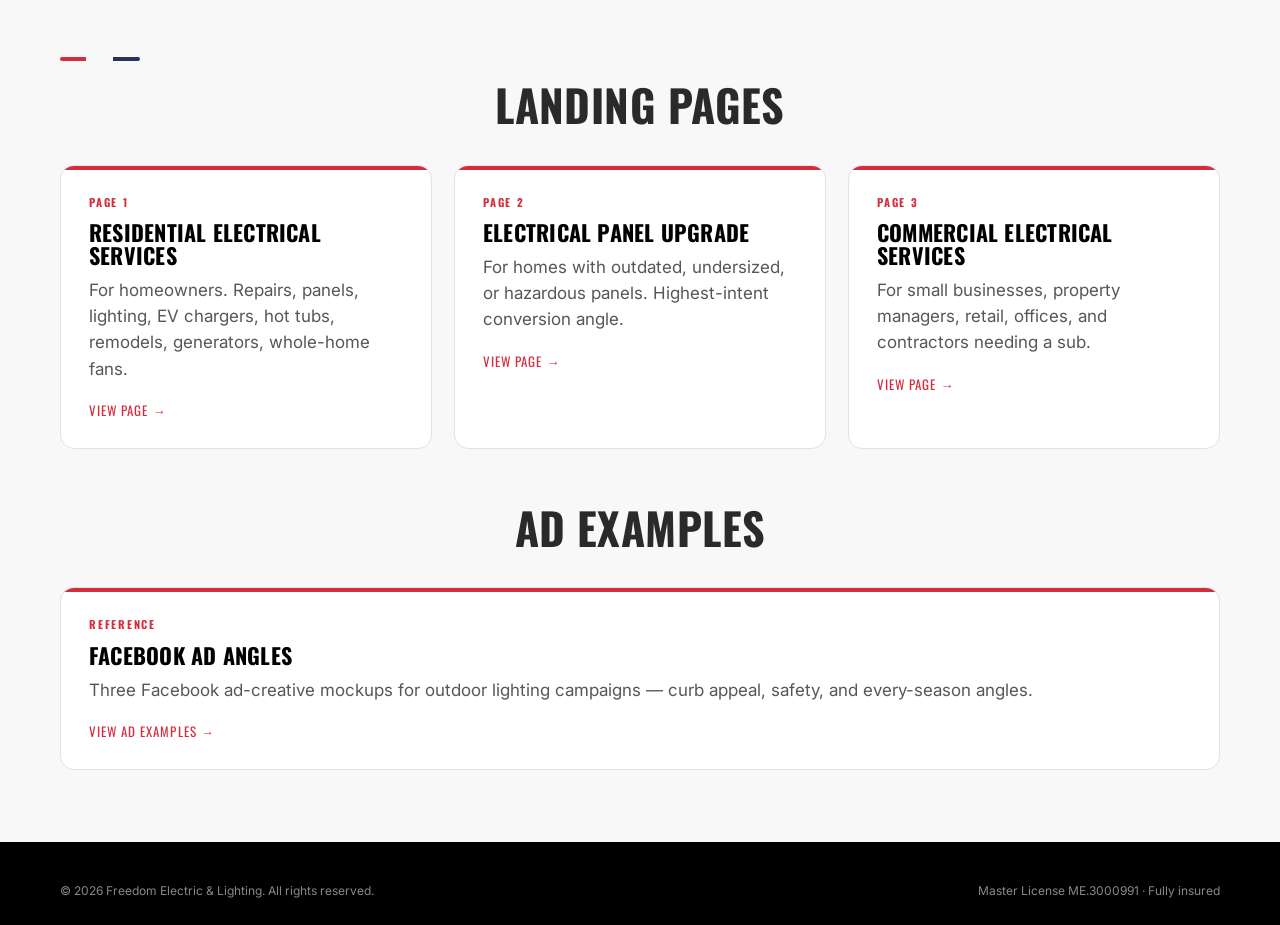
<file: index.html>
<!DOCTYPE html>
<html lang="en">
<head>
  <meta charset="UTF-8" />
  <meta name="viewport" content="width=device-width, initial-scale=1.0" />
  <link rel="icon" type="image/svg+xml" href="assets/img/favicon.svg" />
  <title>Freedom Electric &amp; Lighting — Landing Page Suite</title>
  <meta name="description" content="High-converting landing pages for Freedom Electric & Lighting — Colorado Springs' trusted Master Electrician." />
  <meta name="robots" content="noindex, nofollow" />
  <link rel="preconnect" href="https://fonts.googleapis.com" />
  <link rel="preconnect" href="https://fonts.gstatic.com" crossorigin />
  <link href="https://fonts.googleapis.com/css2?family=Inter:wght@400;500;600;700&family=Oswald:wght@500;600;700&display=swap" rel="stylesheet" />
  <link rel="stylesheet" href="assets/css/landing.css" />
  <style>
    .hub-hero { padding: 80px 0 56px; }
    .hub-hero h1 { color: #fff; margin-bottom: 14px; }
    .hub-hero p { color: #d8d6d8; max-width: 720px; font-size: 18px; }
    .hub-grid {
      display: grid;
      grid-template-columns: repeat(auto-fit, minmax(280px, 1fr));
      gap: 22px;
      margin-top: 36px;
    }
    .hub-card {
      background: #fff;
      border: 1px solid var(--fe-border);
      border-radius: 14px;
      padding: 28px;
      text-decoration: none;
      color: var(--fe-black);
      display: flex;
      flex-direction: column;
      gap: 10px;
      transition: transform 0.18s ease, box-shadow 0.18s ease;
      position: relative;
      overflow: hidden;
    }
    .hub-card::after {
      content: "";
      position: absolute;
      top: 0; left: 0; right: 0;
      height: 4px;
      background: var(--fe-red);
    }
    .hub-card:hover { transform: translateY(-4px); box-shadow: var(--fe-shadow); text-decoration: none; }
    .hub-card__type {
      display: inline-block;
      font-family: var(--fe-display);
      font-size: 11px;
      letter-spacing: 0.16em;
      text-transform: uppercase;
      color: var(--fe-red);
      font-weight: 700;
    }
    .hub-card__title { font-family: var(--fe-display); font-size: 22px; margin: 0; color: var(--fe-black); text-transform: uppercase; }
    .hub-card__desc { color: var(--fe-steel); margin: 0; }
    .hub-card__cta {
      margin-top: 8px;
      font-family: var(--fe-display);
      font-size: 13px;
      color: var(--fe-red);
      letter-spacing: 0.08em;
      text-transform: uppercase;
    }
    .hub-card__cta::after { content: " →"; }
    .hub-card--admin::after { background: var(--fe-yellow); }
    .hub-card--admin .hub-card__type, .hub-card--admin .hub-card__cta { color: var(--fe-navy); }
    .hub-feature {
      background: #fff;
      border: 1px solid var(--fe-border);
      border-radius: 12px;
      padding: 22px;
    }
    .hub-feature h3 { font-size: 18px; color: var(--fe-black); margin-bottom: 8px; }
    .hub-feature p { color: var(--fe-steel); margin: 0; font-size: 15px; }
    .hub-features { display: grid; grid-template-columns: repeat(auto-fit, minmax(240px, 1fr)); gap: 16px; margin-top: 18px; }
  </style>
</head>
<body>
  <main class="fe-section" style="padding-top: 56px;">
    <div class="fe-container">
      <span class="fe-flag-line"></span>
      <h2 class="fe-center">Landing Pages</h2>
      <div class="hub-grid">
        <a class="hub-card" href="residential.html">
          <span class="hub-card__type">Page 1</span>
          <h3 class="hub-card__title">Residential Electrical Services</h3>
          <p class="hub-card__desc">For homeowners. Repairs, panels, lighting, EV chargers, hot tubs, remodels, generators, whole-home fans.</p>
          <span class="hub-card__cta">View page</span>
        </a>
        <a class="hub-card" href="panel-upgrade.html">
          <span class="hub-card__type">Page 2</span>
          <h3 class="hub-card__title">Electrical Panel Upgrade</h3>
          <p class="hub-card__desc">For homes with outdated, undersized, or hazardous panels. Highest-intent conversion angle.</p>
          <span class="hub-card__cta">View page</span>
        </a>
        <a class="hub-card" href="commercial.html">
          <span class="hub-card__type">Page 3</span>
          <h3 class="hub-card__title">Commercial Electrical Services</h3>
          <p class="hub-card__desc">For small businesses, property managers, retail, offices, and contractors needing a sub.</p>
          <span class="hub-card__cta">View page</span>
        </a>
      </div>

      <h2 class="fe-center" style="margin-top: 56px;">Ad Examples</h2>
      <div class="hub-grid">
        <a class="hub-card" href="ad-angles.html">
          <span class="hub-card__type">Reference</span>
          <h3 class="hub-card__title">Facebook Ad Angles</h3>
          <p class="hub-card__desc">Three Facebook ad-creative mockups for outdoor lighting campaigns — curb appeal, safety, and every-season angles.</p>
          <span class="hub-card__cta">View ad examples</span>
        </a>
      </div>
    </div>
  </main>

  <footer class="fe-footer">
    <div class="fe-container">
      <div class="fe-footer__bottom" style="border: 0; padding-top: 0;">
        <span>© <span id="yr"></span> Freedom Electric &amp; Lighting. All rights reserved.</span>
        <span>Master License ME.3000991 · Fully insured</span>
      </div>
    </div>
  </footer>
  <script>document.getElementById("yr").textContent = new Date().getFullYear();</script>
</body>
</html>
</file>
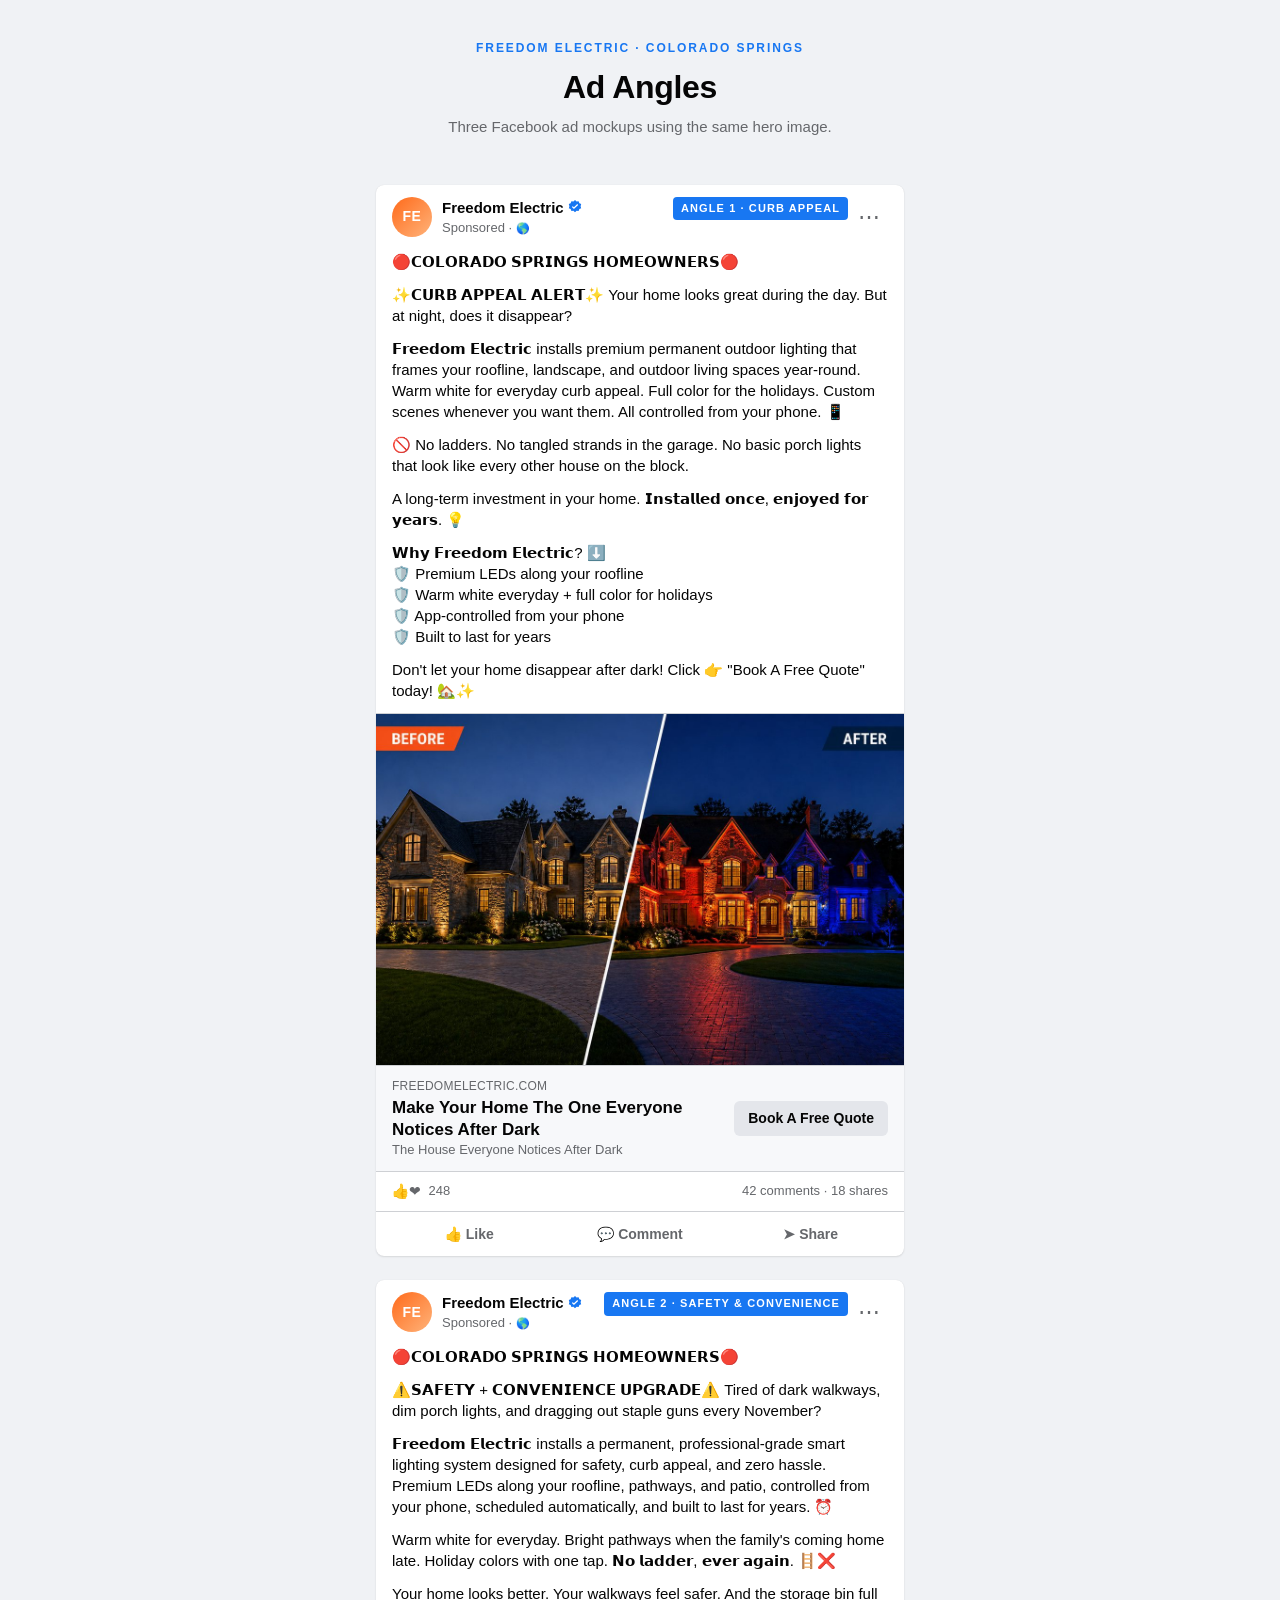
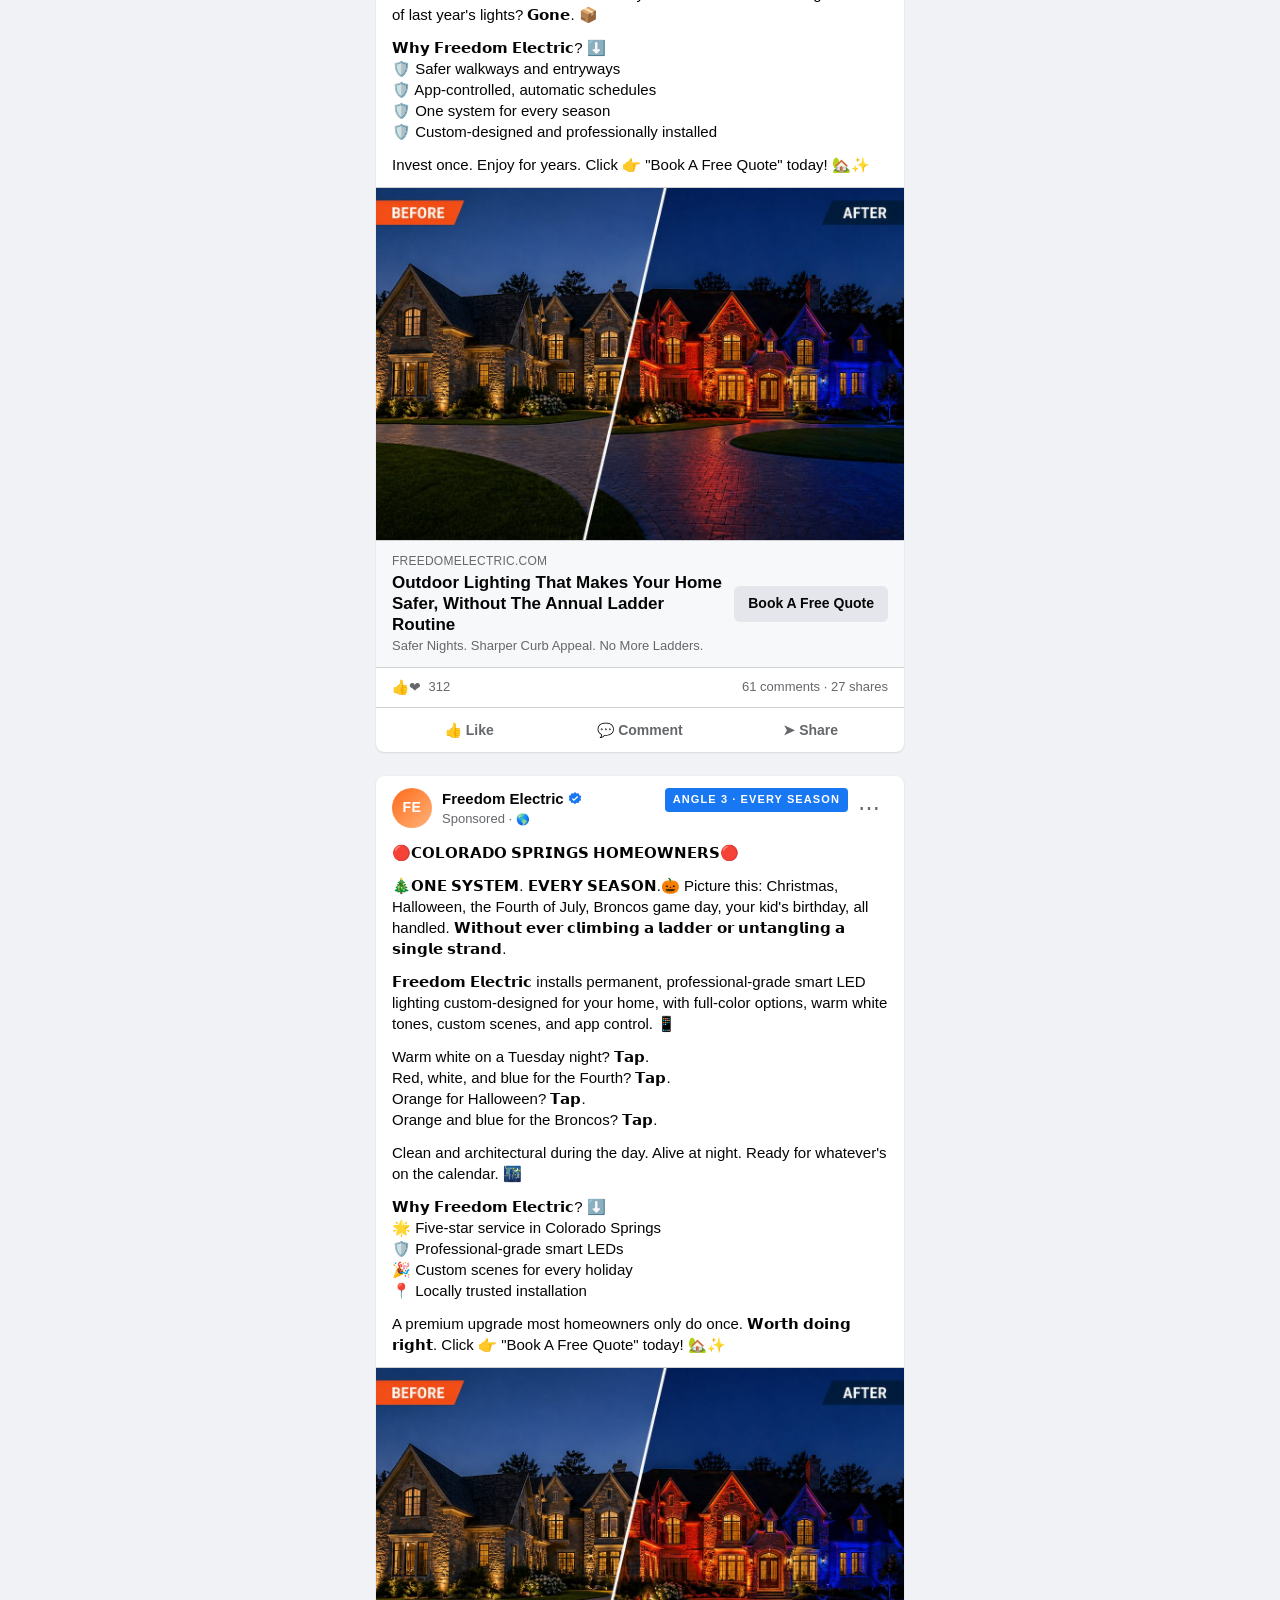
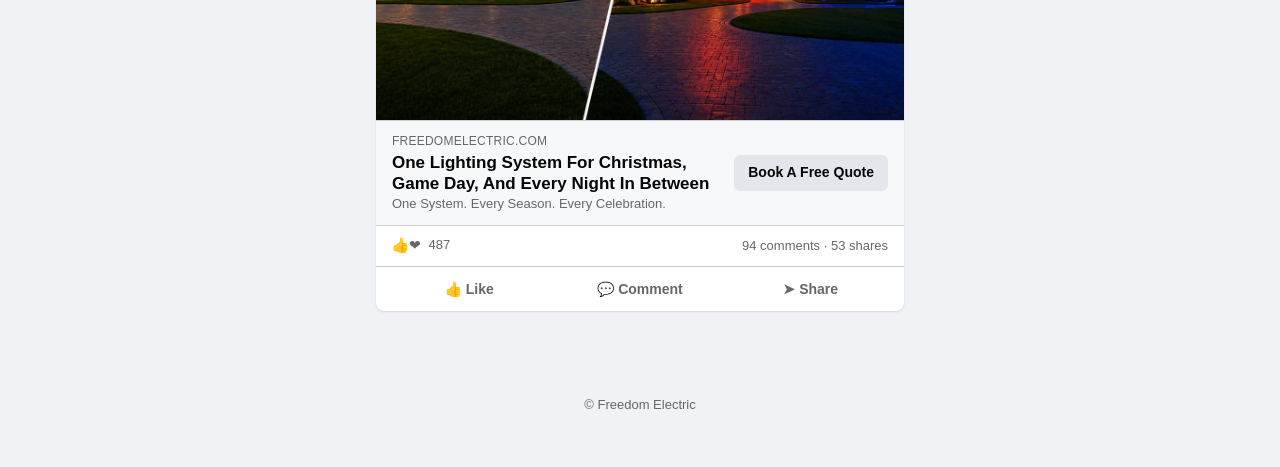
<file: ad-angles.html>
<!DOCTYPE html>
<html lang="en">
<head>
  <meta charset="UTF-8" />
  <meta name="viewport" content="width=device-width, initial-scale=1.0" />
  <title>Freedom Electric Ad Angles</title>
  <link rel="stylesheet" href="styles.css" />
</head>
<body>
  <header class="page-header">
    <div class="container">
      <p class="eyebrow">Freedom Electric &middot; Colorado Springs</p>
      <h1>Ad Angles</h1>
      <p class="subtitle">Three Facebook ad mockups using the same hero image.</p>
    </div>
  </header>

  <main class="container post-stack">
    <!-- ANGLE 1 -->
    <article class="post-card">
      <header class="post-card__header">
        <div class="post-card__avatar" aria-hidden="true">FE</div>
        <div class="post-card__page">
          <div class="post-card__page-name">
            Freedom Electric
            <svg class="post-card__verified" viewBox="0 0 16 16" aria-hidden="true"><path fill="#1877F2" d="M8 0L9.8 1.6 12.1 1.4 13 3.6l2.1 1.1-.7 2.3.7 2.3-2.1 1.1-.9 2.2-2.3-.2L8 14l-1.8-1.6-2.3.2-.9-2.2L.9 9.3 1.6 7 .9 4.7l2.1-1.1.9-2.2 2.3.2L8 0z"/><path fill="#fff" d="M6.8 10.4L4.4 8l1-1 1.4 1.4 3.8-3.8 1 1z"/></svg>
          </div>
          <div class="post-card__meta">Sponsored &middot; <span class="globe">&#127758;</span></div>
        </div>
        <button class="post-card__more" aria-label="More options">&#8943;</button>
      </header>

      <div class="post-card__copy">
        <p>🔴𝗖𝗢𝗟𝗢𝗥𝗔𝗗𝗢 𝗦𝗣𝗥𝗜𝗡𝗚𝗦 𝗛𝗢𝗠𝗘𝗢𝗪𝗡𝗘𝗥𝗦🔴</p>
        <p>✨𝗖𝗨𝗥𝗕 𝗔𝗣𝗣𝗘𝗔𝗟 𝗔𝗟𝗘𝗥𝗧✨ Your home looks great during the day. But at night, does it disappear?</p>
        <p>𝗙𝗿𝗲𝗲𝗱𝗼𝗺 𝗘𝗹𝗲𝗰𝘁𝗿𝗶𝗰 installs premium permanent outdoor lighting that frames your roofline, landscape, and outdoor living spaces year-round. Warm white for everyday curb appeal. Full color for the holidays. Custom scenes whenever you want them. All controlled from your phone. 📱</p>
        <p>🚫 No ladders. No tangled strands in the garage. No basic porch lights that look like every other house on the block.</p>
        <p>A long-term investment in your home. 𝗜𝗻𝘀𝘁𝗮𝗹𝗹𝗲𝗱 𝗼𝗻𝗰𝗲, 𝗲𝗻𝗷𝗼𝘆𝗲𝗱 𝗳𝗼𝗿 𝘆𝗲𝗮𝗿𝘀. 💡</p>
        <p>𝗪𝗵𝘆 𝗙𝗿𝗲𝗲𝗱𝗼𝗺 𝗘𝗹𝗲𝗰𝘁𝗿𝗶𝗰? ⬇️<br>
        🛡️ Premium LEDs along your roofline<br>
        🛡️ Warm white everyday + full color for holidays<br>
        🛡️ App-controlled from your phone<br>
        🛡️ Built to last for years</p>
        <p>Don't let your home disappear after dark! Click 👉 "Book A Free Quote" today! 🏡✨</p>
      </div>

      <div class="post-card__media">
        <img src="images/before-after.jpg" width="1120" height="746" fetchpriority="high" decoding="async" alt="Before and after of a home with Freedom Electric permanent outdoor lighting" />
      </div>

      <div class="post-card__link">
        <div class="post-card__link-text">
          <div class="post-card__link-domain">FREEDOMELECTRIC.COM</div>
          <div class="post-card__link-title">Make Your Home The One Everyone Notices After Dark</div>
          <div class="post-card__link-sub">The House Everyone Notices After Dark</div>
        </div>
        <a class="post-card__cta" href="#quote">Book A Free Quote</a>
      </div>

      <div class="post-card__reactions">
        <div class="post-card__likes"><span class="post-card__like-icons">&#128077;&#10084;</span> 248</div>
        <div class="post-card__counts">42 comments &middot; 18 shares</div>
      </div>

      <div class="post-card__actions">
        <button>&#128077; Like</button>
        <button>&#128172; Comment</button>
        <button>&#10148; Share</button>
      </div>

      <p class="post-card__angle">Angle 1 &middot; Curb Appeal</p>
    </article>

    <!-- ANGLE 2 -->
    <article class="post-card">
      <header class="post-card__header">
        <div class="post-card__avatar" aria-hidden="true">FE</div>
        <div class="post-card__page">
          <div class="post-card__page-name">
            Freedom Electric
            <svg class="post-card__verified" viewBox="0 0 16 16" aria-hidden="true"><path fill="#1877F2" d="M8 0L9.8 1.6 12.1 1.4 13 3.6l2.1 1.1-.7 2.3.7 2.3-2.1 1.1-.9 2.2-2.3-.2L8 14l-1.8-1.6-2.3.2-.9-2.2L.9 9.3 1.6 7 .9 4.7l2.1-1.1.9-2.2 2.3.2L8 0z"/><path fill="#fff" d="M6.8 10.4L4.4 8l1-1 1.4 1.4 3.8-3.8 1 1z"/></svg>
          </div>
          <div class="post-card__meta">Sponsored &middot; <span class="globe">&#127758;</span></div>
        </div>
        <button class="post-card__more" aria-label="More options">&#8943;</button>
      </header>

      <div class="post-card__copy">
        <p>🔴𝗖𝗢𝗟𝗢𝗥𝗔𝗗𝗢 𝗦𝗣𝗥𝗜𝗡𝗚𝗦 𝗛𝗢𝗠𝗘𝗢𝗪𝗡𝗘𝗥𝗦🔴</p>
        <p>⚠️𝗦𝗔𝗙𝗘𝗧𝗬 + 𝗖𝗢𝗡𝗩𝗘𝗡𝗜𝗘𝗡𝗖𝗘 𝗨𝗣𝗚𝗥𝗔𝗗𝗘⚠️ Tired of dark walkways, dim porch lights, and dragging out staple guns every November?</p>
        <p>𝗙𝗿𝗲𝗲𝗱𝗼𝗺 𝗘𝗹𝗲𝗰𝘁𝗿𝗶𝗰 installs a permanent, professional-grade smart lighting system designed for safety, curb appeal, and zero hassle. Premium LEDs along your roofline, pathways, and patio, controlled from your phone, scheduled automatically, and built to last for years. ⏰</p>
        <p>Warm white for everyday. Bright pathways when the family's coming home late. Holiday colors with one tap. 𝗡𝗼 𝗹𝗮𝗱𝗱𝗲𝗿, 𝗲𝘃𝗲𝗿 𝗮𝗴𝗮𝗶𝗻. 🪜❌</p>
        <p>Your home looks better. Your walkways feel safer. And the storage bin full of last year's lights? 𝗚𝗼𝗻𝗲. 📦</p>
        <p>𝗪𝗵𝘆 𝗙𝗿𝗲𝗲𝗱𝗼𝗺 𝗘𝗹𝗲𝗰𝘁𝗿𝗶𝗰? ⬇️<br>
        🛡️ Safer walkways and entryways<br>
        🛡️ App-controlled, automatic schedules<br>
        🛡️ One system for every season<br>
        🛡️ Custom-designed and professionally installed</p>
        <p>Invest once. Enjoy for years. Click 👉 "Book A Free Quote" today! 🏡✨</p>
      </div>

      <div class="post-card__media">
        <img src="images/before-after.jpg" width="1120" height="746" loading="lazy" decoding="async" alt="Before and after of a home with Freedom Electric permanent outdoor lighting" />
      </div>

      <div class="post-card__link">
        <div class="post-card__link-text">
          <div class="post-card__link-domain">FREEDOMELECTRIC.COM</div>
          <div class="post-card__link-title">Outdoor Lighting That Makes Your Home Safer, Without The Annual Ladder Routine</div>
          <div class="post-card__link-sub">Safer Nights. Sharper Curb Appeal. No More Ladders.</div>
        </div>
        <a class="post-card__cta" href="#quote">Book A Free Quote</a>
      </div>

      <div class="post-card__reactions">
        <div class="post-card__likes"><span class="post-card__like-icons">&#128077;&#10084;</span> 312</div>
        <div class="post-card__counts">61 comments &middot; 27 shares</div>
      </div>

      <div class="post-card__actions">
        <button>&#128077; Like</button>
        <button>&#128172; Comment</button>
        <button>&#10148; Share</button>
      </div>

      <p class="post-card__angle">Angle 2 &middot; Safety &amp; Convenience</p>
    </article>

    <!-- ANGLE 3 -->
    <article class="post-card">
      <header class="post-card__header">
        <div class="post-card__avatar" aria-hidden="true">FE</div>
        <div class="post-card__page">
          <div class="post-card__page-name">
            Freedom Electric
            <svg class="post-card__verified" viewBox="0 0 16 16" aria-hidden="true"><path fill="#1877F2" d="M8 0L9.8 1.6 12.1 1.4 13 3.6l2.1 1.1-.7 2.3.7 2.3-2.1 1.1-.9 2.2-2.3-.2L8 14l-1.8-1.6-2.3.2-.9-2.2L.9 9.3 1.6 7 .9 4.7l2.1-1.1.9-2.2 2.3.2L8 0z"/><path fill="#fff" d="M6.8 10.4L4.4 8l1-1 1.4 1.4 3.8-3.8 1 1z"/></svg>
          </div>
          <div class="post-card__meta">Sponsored &middot; <span class="globe">&#127758;</span></div>
        </div>
        <button class="post-card__more" aria-label="More options">&#8943;</button>
      </header>

      <div class="post-card__copy">
        <p>🔴𝗖𝗢𝗟𝗢𝗥𝗔𝗗𝗢 𝗦𝗣𝗥𝗜𝗡𝗚𝗦 𝗛𝗢𝗠𝗘𝗢𝗪𝗡𝗘𝗥𝗦🔴</p>
        <p>🎄𝗢𝗡𝗘 𝗦𝗬𝗦𝗧𝗘𝗠. 𝗘𝗩𝗘𝗥𝗬 𝗦𝗘𝗔𝗦𝗢𝗡.🎃 Picture this: Christmas, Halloween, the Fourth of July, Broncos game day, your kid's birthday, all handled. 𝗪𝗶𝘁𝗵𝗼𝘂𝘁 𝗲𝘃𝗲𝗿 𝗰𝗹𝗶𝗺𝗯𝗶𝗻𝗴 𝗮 𝗹𝗮𝗱𝗱𝗲𝗿 𝗼𝗿 𝘂𝗻𝘁𝗮𝗻𝗴𝗹𝗶𝗻𝗴 𝗮 𝘀𝗶𝗻𝗴𝗹𝗲 𝘀𝘁𝗿𝗮𝗻𝗱.</p>
        <p>𝗙𝗿𝗲𝗲𝗱𝗼𝗺 𝗘𝗹𝗲𝗰𝘁𝗿𝗶𝗰 installs permanent, professional-grade smart LED lighting custom-designed for your home, with full-color options, warm white tones, custom scenes, and app control. 📱</p>
        <p>Warm white on a Tuesday night? 𝗧𝗮𝗽.<br>
        Red, white, and blue for the Fourth? 𝗧𝗮𝗽.<br>
        Orange for Halloween? 𝗧𝗮𝗽.<br>
        Orange and blue for the Broncos? 𝗧𝗮𝗽.</p>
        <p>Clean and architectural during the day. Alive at night. Ready for whatever's on the calendar. 🌃</p>
        <p>𝗪𝗵𝘆 𝗙𝗿𝗲𝗲𝗱𝗼𝗺 𝗘𝗹𝗲𝗰𝘁𝗿𝗶𝗰? ⬇️<br>
        🌟 Five-star service in Colorado Springs<br>
        🛡️ Professional-grade smart LEDs<br>
        🎉 Custom scenes for every holiday<br>
        📍 Locally trusted installation</p>
        <p>A premium upgrade most homeowners only do once. 𝗪𝗼𝗿𝘁𝗵 𝗱𝗼𝗶𝗻𝗴 𝗿𝗶𝗴𝗵𝘁. Click 👉 "Book A Free Quote" today! 🏡✨</p>
      </div>

      <div class="post-card__media">
        <img src="images/before-after.jpg" width="1120" height="746" loading="lazy" decoding="async" alt="Before and after of a home with Freedom Electric permanent outdoor lighting" />
      </div>

      <div class="post-card__link">
        <div class="post-card__link-text">
          <div class="post-card__link-domain">FREEDOMELECTRIC.COM</div>
          <div class="post-card__link-title">One Lighting System For Christmas, Game Day, And Every Night In Between</div>
          <div class="post-card__link-sub">One System. Every Season. Every Celebration.</div>
        </div>
        <a class="post-card__cta" href="#quote">Book A Free Quote</a>
      </div>

      <div class="post-card__reactions">
        <div class="post-card__likes"><span class="post-card__like-icons">&#128077;&#10084;</span> 487</div>
        <div class="post-card__counts">94 comments &middot; 53 shares</div>
      </div>

      <div class="post-card__actions">
        <button>&#128077; Like</button>
        <button>&#128172; Comment</button>
        <button>&#10148; Share</button>
      </div>

      <p class="post-card__angle">Angle 3 &middot; Every Season</p>
    </article>
  </main>

  <footer class="page-footer">
    <div class="container">
      <p>&copy; Freedom Electric</p>
    </div>
  </footer>
</body>
</html>
</file>
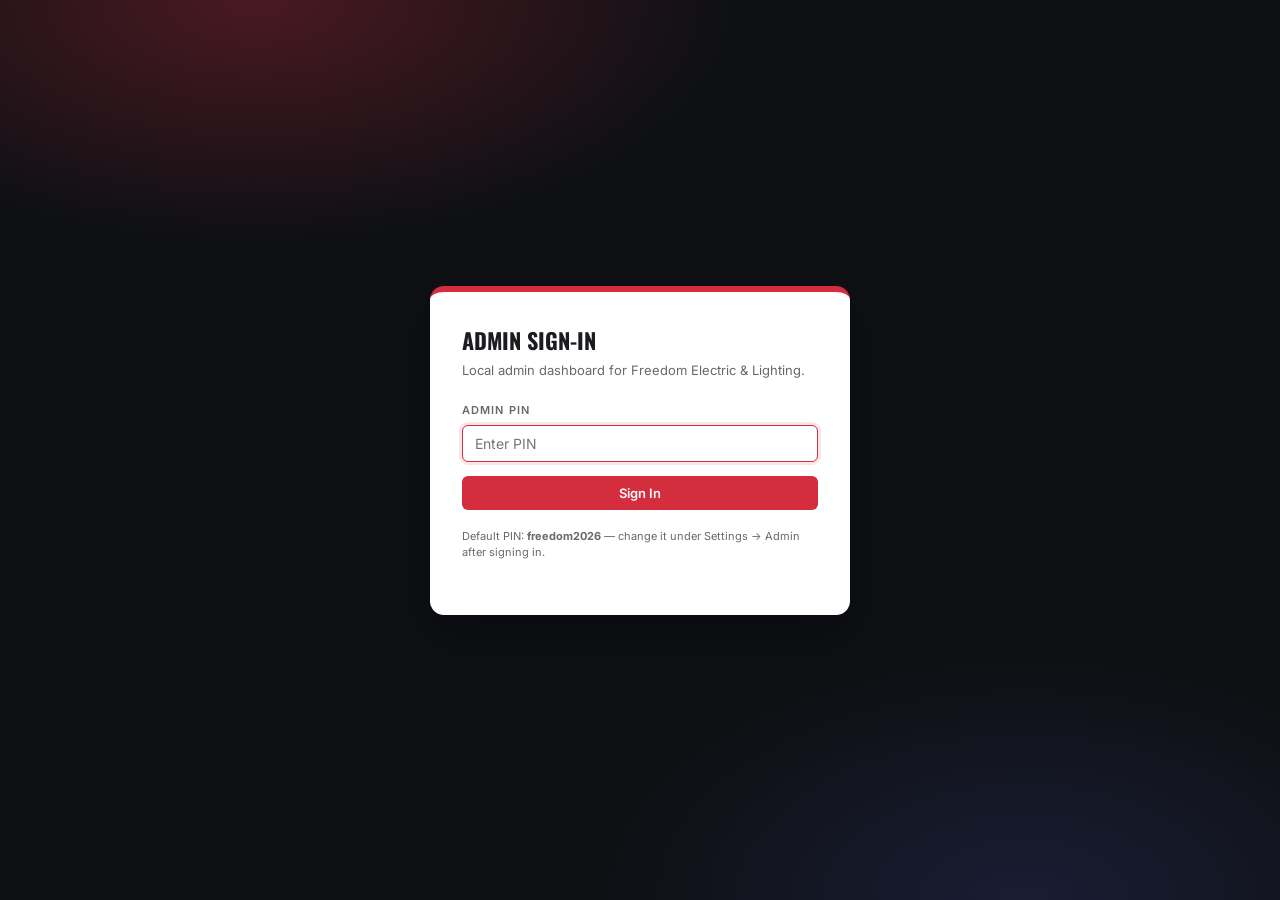
<file: admin.html>
<!DOCTYPE html>
<html lang="en">
<head>
  <meta charset="UTF-8" />
  <meta name="viewport" content="width=device-width, initial-scale=1.0" />
  <link rel="icon" type="image/svg+xml" href="assets/img/favicon.svg" />
  <title>Admin · Freedom Electric &amp; Lighting</title>
  <meta name="robots" content="noindex, nofollow" />
  <link rel="preconnect" href="https://fonts.googleapis.com" />
  <link rel="preconnect" href="https://fonts.gstatic.com" crossorigin />
  <link href="https://fonts.googleapis.com/css2?family=Inter:wght@400;500;600;700&family=Oswald:wght@500;600;700&display=swap" rel="stylesheet" />
  <link rel="stylesheet" href="assets/css/admin.css" />
</head>
<body>
  <!-- Admin app is rendered by JavaScript -->
  <script src="assets/js/content.js"></script>
  <script src="assets/js/tracking.js"></script>
  <script src="assets/js/admin.js"></script>
</body>
</html>
</file>
<file: assets/css/landing.css>
/* ==========================================================================
   Freedom Electric & Lighting — Landing Page Design System
   Brand: Patriotic, blue-collar, professional, trust-first.
   ========================================================================== */

:root {
  /* Brand palette */
  --fe-black: #000000;
  --fe-near-black: #2b2a2a;
  --fe-yellow: #fdfe06;
  --fe-yellow-dim: #d9da00;
  --fe-navy: #2b3063;
  --fe-navy-dark: #1c2049;
  --fe-red: #d42d3e;
  --fe-red-dark: #97212d;
  --fe-white: #f9f8f9;
  --fe-cream: #fafaf7;
  --fe-steel: #59555a;
  --fe-steel-light: #8a868c;
  --fe-border: #e3e1e3;
  --fe-bg-soft: #f3f2f0;

  /* Type */
  --fe-display: "Oswald", "Impact", "Arial Narrow Bold", sans-serif;
  --fe-body: "Inter", -apple-system, BlinkMacSystemFont, "Segoe UI", Roboto, Arial, sans-serif;

  /* Layout */
  --fe-radius: 8px;
  --fe-radius-lg: 14px;
  --fe-shadow-sm: 0 2px 6px rgba(0, 0, 0, 0.08);
  --fe-shadow: 0 10px 28px rgba(0, 0, 0, 0.12);
  --fe-shadow-lg: 0 18px 48px rgba(0, 0, 0, 0.22);

  /* Spacing */
  --fe-gutter: 20px;
  --fe-section-y: 72px;
  --fe-max: 1200px;
}

* { box-sizing: border-box; }

html { scroll-behavior: smooth; -webkit-text-size-adjust: 100%; }

body {
  margin: 0;
  padding: 0;
  font-family: var(--fe-body);
  background: var(--fe-white);
  color: var(--fe-near-black);
  font-size: 17px;
  line-height: 1.55;
  -webkit-font-smoothing: antialiased;
  -moz-osx-font-smoothing: grayscale;
}

img { max-width: 100%; height: auto; display: block; }
a { color: var(--fe-red); text-decoration: none; }
a:hover { text-decoration: underline; }
button { font-family: inherit; cursor: pointer; }

h1, h2, h3, h4 {
  font-family: var(--fe-display);
  font-weight: 700;
  letter-spacing: 0.01em;
  line-height: 1.05;
  margin: 0 0 0.5em;
  text-transform: uppercase;
}

h1 { font-size: clamp(36px, 5.4vw, 60px); }
h2 { font-size: clamp(28px, 3.8vw, 44px); }
h3 { font-size: clamp(20px, 2.4vw, 26px); }
h4 { font-size: 18px; }

p { margin: 0 0 1em; }

.fe-container {
  max-width: var(--fe-max);
  margin: 0 auto;
  padding: 0 var(--fe-gutter);
}

.fe-eyebrow {
  display: inline-block;
  font-family: var(--fe-display);
  font-size: 13px;
  font-weight: 600;
  letter-spacing: 0.22em;
  text-transform: uppercase;
  color: var(--fe-yellow);
  background: rgba(212, 45, 62, 0.18);
  border: 1px solid rgba(253, 254, 6, 0.35);
  padding: 6px 12px;
  border-radius: 999px;
  margin-bottom: 18px;
}

.fe-eyebrow--light {
  color: var(--fe-red);
  background: rgba(212, 45, 62, 0.08);
  border-color: rgba(212, 45, 62, 0.3);
}

/* ==========================================================================
   Top Bar
   ========================================================================== */
.fe-topbar {
  background: var(--fe-black);
  color: var(--fe-white);
  font-size: 13px;
  border-bottom: 2px solid var(--fe-red);
}

.fe-topbar__inner {
  display: flex;
  justify-content: space-between;
  align-items: center;
  padding: 8px 0;
  gap: 16px;
  flex-wrap: wrap;
}

.fe-topbar__left,
.fe-topbar__right { display: flex; align-items: center; gap: 14px; }

.fe-topbar a { color: var(--fe-yellow); font-weight: 600; }
.fe-topbar__dot {
  display: inline-block;
  width: 8px;
  height: 8px;
  border-radius: 50%;
  background: #41d177;
  box-shadow: 0 0 0 3px rgba(65, 209, 119, 0.18);
  margin-right: 6px;
}

/* ==========================================================================
   Header
   ========================================================================== */
.fe-header {
  background: var(--fe-white);
  border-bottom: 1px solid var(--fe-border);
  position: sticky;
  top: 0;
  z-index: 50;
  box-shadow: var(--fe-shadow-sm);
}

.fe-header__inner {
  display: flex;
  justify-content: space-between;
  align-items: center;
  padding-top: 14px;
  padding-bottom: 14px;
  gap: 16px;
}

.fe-logo {
  display: flex;
  align-items: center;
  gap: 12px;
  text-decoration: none;
  color: var(--fe-black);
}

.fe-logo__img {
  display: block;
  height: 52px;
  width: auto;
  max-width: 280px;
}

.fe-logo__mark {
  width: 44px;
  height: 44px;
  border-radius: 8px;
  background: linear-gradient(135deg, var(--fe-red) 0%, var(--fe-red-dark) 100%);
  color: var(--fe-yellow);
  display: flex;
  align-items: center;
  justify-content: center;
  font-family: var(--fe-display);
  font-weight: 700;
  font-size: 20px;
  letter-spacing: 0.04em;
  border: 2px solid var(--fe-yellow);
  flex-shrink: 0;
}

.fe-logo__text { line-height: 1.1; }
.fe-logo__brand {
  font-family: var(--fe-display);
  font-weight: 700;
  font-size: 18px;
  text-transform: uppercase;
  letter-spacing: 0.03em;
}
.fe-logo__sub {
  font-size: 11px;
  color: var(--fe-steel);
  letter-spacing: 0.18em;
  text-transform: uppercase;
}

.fe-header__cta {
  display: flex;
  align-items: center;
  gap: 10px;
}

.fe-header__phone {
  font-family: var(--fe-display);
  font-size: 22px;
  color: var(--fe-black);
  font-weight: 700;
  letter-spacing: 0.02em;
}

@media (max-width: 720px) {
  .fe-header__phone-num { display: none; }
  .fe-logo__sub { display: none; }
  .fe-logo__img { height: 42px; max-width: 200px; }
}

.fe-footer__logo {
  display: block;
  height: 56px;
  width: auto;
  max-width: 260px;
  margin-bottom: 14px;
}

/* ==========================================================================
   Buttons
   ========================================================================== */
.fe-btn {
  display: inline-flex;
  align-items: center;
  justify-content: center;
  gap: 8px;
  font-family: var(--fe-display);
  font-weight: 700;
  font-size: 16px;
  letter-spacing: 0.06em;
  text-transform: uppercase;
  padding: 14px 22px;
  border-radius: 8px;
  border: 2px solid transparent;
  text-decoration: none;
  cursor: pointer;
  transition: transform 0.15s ease, box-shadow 0.15s ease, background 0.15s ease, color 0.15s ease;
  line-height: 1;
  white-space: nowrap;
}

.fe-btn:hover { text-decoration: none; transform: translateY(-1px); box-shadow: var(--fe-shadow); }
.fe-btn:active { transform: translateY(0); }

.fe-btn--primary { background: var(--fe-red); color: #fff; border-color: var(--fe-red); }
.fe-btn--primary:hover { background: var(--fe-red-dark); border-color: var(--fe-red-dark); color: #fff; }

.fe-btn--yellow { background: var(--fe-yellow); color: var(--fe-black); border-color: var(--fe-yellow); }
.fe-btn--yellow:hover { background: var(--fe-yellow-dim); border-color: var(--fe-yellow-dim); color: var(--fe-black); }

.fe-btn--outline { background: transparent; color: var(--fe-white); border-color: var(--fe-white); }
.fe-btn--outline:hover { background: var(--fe-white); color: var(--fe-black); }

.fe-btn--dark { background: var(--fe-black); color: var(--fe-yellow); border-color: var(--fe-black); }
.fe-btn--dark:hover { background: var(--fe-near-black); color: var(--fe-yellow); }

.fe-btn--lg { padding: 18px 28px; font-size: 18px; }
.fe-btn--block { display: flex; width: 100%; }
.fe-btn__sub {
  display: block;
  font-size: 10px;
  font-weight: 500;
  opacity: 0.85;
  letter-spacing: 0.12em;
  margin-top: 4px;
}

.fe-btn--stack { flex-direction: column; padding-top: 12px; padding-bottom: 12px; }

/* ==========================================================================
   Hero
   ========================================================================== */
.fe-hero {
  background: var(--fe-black);
  color: var(--fe-white);
  position: relative;
  overflow: hidden;
  padding: 56px 0 64px;
}

.fe-hero::before {
  content: "";
  position: absolute;
  inset: 0;
  background:
    radial-gradient(900px 480px at 110% -10%, rgba(43, 48, 99, 0.85), transparent 60%),
    radial-gradient(700px 420px at -10% 110%, rgba(151, 33, 45, 0.55), transparent 60%),
    linear-gradient(180deg, #0a0a0a 0%, #181818 100%);
  z-index: 0;
}

.fe-hero::after {
  content: "";
  position: absolute;
  inset: 0;
  background-image:
    linear-gradient(180deg, transparent 0 30%, rgba(212, 45, 62, 0.06) 30% 40%, transparent 40% 50%, rgba(212, 45, 62, 0.06) 50% 60%, transparent 60%),
    repeating-linear-gradient(90deg, transparent 0 60px, rgba(255, 255, 255, 0.02) 60px 61px);
  z-index: 0;
  pointer-events: none;
  opacity: 0.6;
}

.fe-hero__inner {
  position: relative;
  z-index: 1;
  display: grid;
  grid-template-columns: 1.15fr 0.95fr;
  gap: 48px;
  align-items: center;
}

.fe-hero__content { max-width: 640px; }

.fe-hero h1 {
  color: var(--fe-white);
  margin-bottom: 18px;
}
.fe-hero h1 strong {
  background: linear-gradient(180deg, var(--fe-yellow) 0%, var(--fe-yellow-dim) 100%);
  -webkit-background-clip: text;
  -webkit-text-fill-color: transparent;
  background-clip: text;
}

.fe-hero__sub {
  font-size: clamp(17px, 1.7vw, 20px);
  color: #d8d6d8;
  margin-bottom: 28px;
  max-width: 580px;
  line-height: 1.5;
}

.fe-hero__proof {
  display: flex;
  flex-wrap: wrap;
  gap: 10px 18px;
  margin: 0 0 28px;
  padding: 0;
  list-style: none;
}
.fe-hero__proof li {
  display: inline-flex;
  align-items: center;
  gap: 7px;
  font-size: 13px;
  font-weight: 600;
  color: #e8e7e8;
  letter-spacing: 0.04em;
  text-transform: uppercase;
}
.fe-hero__proof svg { color: var(--fe-yellow); flex-shrink: 0; }

.fe-hero__cta {
  display: flex;
  flex-wrap: wrap;
  gap: 12px;
  margin-bottom: 22px;
}

.fe-hero__trust {
  display: flex;
  align-items: center;
  gap: 14px;
  flex-wrap: wrap;
  font-size: 13px;
  color: #c8c6c8;
}

.fe-hero__stars { color: var(--fe-yellow); letter-spacing: 2px; font-size: 16px; }

.fe-hero__card {
  background: var(--fe-white);
  color: var(--fe-near-black);
  border-radius: var(--fe-radius-lg);
  padding: 28px;
  box-shadow: var(--fe-shadow-lg);
  border-top: 6px solid var(--fe-red);
  position: relative;
}
.fe-hero__card::before {
  content: "";
  position: absolute;
  top: -6px;
  left: 0;
  width: 33%;
  height: 6px;
  background: var(--fe-yellow);
  border-radius: 6px 0 0 0;
}
.fe-hero__card::after {
  content: "";
  position: absolute;
  top: -6px;
  left: 33%;
  width: 34%;
  height: 6px;
  background: var(--fe-white);
}

.fe-hero__card h3 {
  color: var(--fe-black);
  font-size: 24px;
  margin-bottom: 6px;
}
.fe-hero__card-sub {
  color: var(--fe-steel);
  margin-bottom: 18px;
  font-size: 14px;
}

@media (max-width: 900px) {
  .fe-hero__inner { grid-template-columns: 1fr; }
  .fe-hero { padding: 40px 0 48px; }
  .fe-hero__card { order: 2; }
}

/* ==========================================================================
   Section
   ========================================================================== */
.fe-section { padding: var(--fe-section-y) 0; position: relative; }
.fe-section--dark { background: var(--fe-near-black); color: var(--fe-white); }
.fe-section--dark h2, .fe-section--dark h3 { color: var(--fe-white); }
.fe-section--navy { background: var(--fe-navy); color: var(--fe-white); }
.fe-section--navy h2, .fe-section--navy h3 { color: var(--fe-white); }
.fe-section--soft { background: var(--fe-bg-soft); }

.fe-section__head {
  text-align: center;
  max-width: 760px;
  margin: 0 auto 48px;
}
.fe-section__head h2 { margin-bottom: 14px; }
.fe-section__head p { font-size: 18px; color: var(--fe-steel); margin: 0; }
.fe-section--dark .fe-section__head p,
.fe-section--navy .fe-section__head p { color: #d8d6d8; }

/* Flag stripe divider */
.fe-stripe {
  height: 6px;
  background:
    linear-gradient(90deg,
      var(--fe-red) 0%, var(--fe-red) 25%,
      var(--fe-white) 25%, var(--fe-white) 50%,
      var(--fe-red) 50%, var(--fe-red) 75%,
      var(--fe-navy) 75%, var(--fe-navy) 100%);
}

/* ==========================================================================
   Problem-aware section
   ========================================================================== */
.fe-problem {
  background: linear-gradient(180deg, #1b1a1a 0%, #2b2a2a 100%);
  color: var(--fe-white);
}
.fe-problem h2 { color: var(--fe-white); }
.fe-problem__lead {
  font-size: 20px;
  color: #e8e7e8;
  max-width: 740px;
  margin: 0 auto 36px;
  text-align: center;
}
.fe-problem__grid {
  display: grid;
  grid-template-columns: repeat(auto-fit, minmax(260px, 1fr));
  gap: 16px;
  margin-bottom: 36px;
}
.fe-problem__item {
  background: rgba(255, 255, 255, 0.04);
  border-left: 4px solid var(--fe-red);
  padding: 16px 20px;
  border-radius: 0 8px 8px 0;
  font-weight: 500;
  display: flex;
  gap: 12px;
  align-items: flex-start;
  line-height: 1.45;
}
.fe-problem__item svg { color: var(--fe-yellow); flex-shrink: 0; margin-top: 2px; }
.fe-problem__pivot {
  text-align: center;
  font-family: var(--fe-display);
  font-size: clamp(20px, 2.6vw, 28px);
  font-weight: 600;
  text-transform: uppercase;
  letter-spacing: 0.04em;
  color: var(--fe-yellow);
  margin-top: 16px;
  line-height: 1.3;
}

/* ==========================================================================
   Service cards
   ========================================================================== */
.fe-services {
  display: grid;
  grid-template-columns: repeat(auto-fit, minmax(280px, 1fr));
  gap: 20px;
}
.fe-service {
  background: #fff;
  border: 1px solid var(--fe-border);
  border-radius: var(--fe-radius);
  padding: 26px 22px;
  transition: transform 0.18s ease, box-shadow 0.18s ease, border-color 0.18s ease;
  cursor: pointer;
  display: flex;
  flex-direction: column;
  gap: 8px;
  position: relative;
  overflow: hidden;
}
.fe-service::after {
  content: "";
  position: absolute;
  top: 0;
  left: 0;
  width: 0;
  height: 4px;
  background: var(--fe-red);
  transition: width 0.25s ease;
}
.fe-service:hover {
  transform: translateY(-4px);
  box-shadow: var(--fe-shadow);
  border-color: transparent;
}
.fe-service:hover::after { width: 100%; }

.fe-service__icon {
  width: 48px;
  height: 48px;
  border-radius: 10px;
  background: linear-gradient(135deg, var(--fe-red), var(--fe-red-dark));
  color: var(--fe-yellow);
  display: flex;
  align-items: center;
  justify-content: center;
  margin-bottom: 8px;
  flex-shrink: 0;
}
.fe-service h3 {
  font-size: 19px;
  margin-bottom: 6px;
  color: var(--fe-black);
  text-transform: none;
  letter-spacing: 0;
}
.fe-service p {
  color: var(--fe-steel);
  margin: 0;
  font-size: 15px;
  line-height: 1.5;
}
.fe-service__link {
  margin-top: auto;
  padding-top: 14px;
  font-family: var(--fe-display);
  font-size: 13px;
  letter-spacing: 0.1em;
  text-transform: uppercase;
  color: var(--fe-red);
  font-weight: 600;
}
.fe-service__link::after { content: " →"; }

/* ==========================================================================
   Trust badges
   ========================================================================== */
.fe-trust {
  background: var(--fe-black);
  color: var(--fe-white);
  padding: 36px 0;
  position: relative;
}
.fe-trust::before, .fe-trust::after {
  content: "";
  position: absolute;
  left: 0;
  right: 0;
  height: 4px;
}
.fe-trust::before { top: 0; background: var(--fe-red); }
.fe-trust::after { bottom: 0; background: var(--fe-yellow); }

.fe-trust__grid {
  display: grid;
  grid-template-columns: repeat(auto-fit, minmax(190px, 1fr));
  gap: 22px;
  align-items: center;
}
.fe-trust__item {
  text-align: center;
  border-right: 1px solid rgba(255, 255, 255, 0.08);
  padding: 6px 8px;
}
.fe-trust__item:last-child { border-right: 0; }
.fe-trust__num {
  font-family: var(--fe-display);
  font-size: 38px;
  font-weight: 700;
  color: var(--fe-yellow);
  line-height: 1;
}
.fe-trust__label {
  font-size: 12px;
  text-transform: uppercase;
  letter-spacing: 0.16em;
  color: #c8c6c8;
  margin-top: 6px;
}
@media (max-width: 720px) {
  .fe-trust__item { border-right: 0; border-bottom: 1px solid rgba(255, 255, 255, 0.08); padding-bottom: 14px; }
  .fe-trust__item:last-child { border-bottom: 0; }
}

/* ==========================================================================
   Steps
   ========================================================================== */
.fe-steps {
  display: grid;
  grid-template-columns: repeat(3, 1fr);
  gap: 24px;
}
.fe-step {
  position: relative;
  padding: 28px 24px 24px;
  background: #fff;
  border: 1px solid var(--fe-border);
  border-radius: var(--fe-radius-lg);
  text-align: left;
}
.fe-step__num {
  position: absolute;
  top: -22px;
  left: 22px;
  width: 52px;
  height: 52px;
  border-radius: 50%;
  background: var(--fe-red);
  color: var(--fe-yellow);
  font-family: var(--fe-display);
  font-size: 26px;
  font-weight: 700;
  display: flex;
  align-items: center;
  justify-content: center;
  border: 4px solid #fff;
  box-shadow: var(--fe-shadow-sm);
}
.fe-step h3 {
  font-size: 22px;
  margin: 16px 0 8px;
  color: var(--fe-black);
}
.fe-step p { color: var(--fe-steel); margin: 0; }
@media (max-width: 800px) {
  .fe-steps { grid-template-columns: 1fr; gap: 32px; }
}

/* ==========================================================================
   Why-us section
   ========================================================================== */
.fe-why {
  display: grid;
  grid-template-columns: 1.05fr 1fr;
  gap: 56px;
  align-items: center;
}
.fe-why h2 { color: var(--fe-white); margin-bottom: 16px; }
.fe-why__list {
  list-style: none;
  padding: 0;
  margin: 0;
  display: grid;
  grid-template-columns: 1fr 1fr;
  gap: 14px;
}
.fe-why__list li {
  display: flex;
  align-items: flex-start;
  gap: 10px;
  font-size: 15px;
  color: #e8e7e8;
}
.fe-why__list svg { color: var(--fe-yellow); flex-shrink: 0; margin-top: 4px; }

.fe-why__card {
  background: #fff;
  color: var(--fe-black);
  border-radius: var(--fe-radius-lg);
  padding: 32px;
  box-shadow: var(--fe-shadow-lg);
  border-top: 6px solid var(--fe-yellow);
}
.fe-why__card-quote {
  font-family: var(--fe-display);
  font-size: 22px;
  line-height: 1.3;
  color: var(--fe-black);
  margin: 0 0 16px;
  text-transform: none;
  letter-spacing: 0;
}
.fe-why__card-meta {
  display: flex;
  align-items: center;
  gap: 14px;
  padding-top: 16px;
  border-top: 1px solid var(--fe-border);
}
.fe-why__card-avatar {
  width: 48px;
  height: 48px;
  border-radius: 50%;
  background: var(--fe-navy);
  color: var(--fe-yellow);
  font-family: var(--fe-display);
  font-weight: 700;
  display: flex;
  align-items: center;
  justify-content: center;
}
.fe-why__card-name { font-weight: 600; }
.fe-why__card-loc { font-size: 13px; color: var(--fe-steel); }

@media (max-width: 900px) {
  .fe-why { grid-template-columns: 1fr; gap: 36px; }
  .fe-why__list { grid-template-columns: 1fr; }
}

/* ==========================================================================
   FAQ
   ========================================================================== */
.fe-faq { max-width: 820px; margin: 0 auto; }
.fe-faq__item {
  background: #fff;
  border: 1px solid var(--fe-border);
  border-radius: var(--fe-radius);
  margin-bottom: 12px;
  overflow: hidden;
  transition: border-color 0.15s ease, box-shadow 0.15s ease;
}
.fe-faq__item[open] { border-color: var(--fe-red); box-shadow: var(--fe-shadow-sm); }
.fe-faq__q {
  list-style: none;
  cursor: pointer;
  padding: 20px 56px 20px 22px;
  font-family: var(--fe-display);
  font-weight: 600;
  font-size: 18px;
  color: var(--fe-black);
  position: relative;
  text-transform: none;
  letter-spacing: 0;
  user-select: none;
  line-height: 1.35;
}
.fe-faq__q::-webkit-details-marker { display: none; }
.fe-faq__q::after {
  content: "+";
  position: absolute;
  right: 22px;
  top: 50%;
  transform: translateY(-50%);
  font-size: 28px;
  font-weight: 400;
  color: var(--fe-red);
  transition: transform 0.2s ease;
  line-height: 1;
}
.fe-faq__item[open] .fe-faq__q::after { content: "−"; }
.fe-faq__a { padding: 0 22px 22px; color: var(--fe-steel); }
.fe-faq__a p { margin: 0 0 0.8em; }
.fe-faq__a p:last-child { margin: 0; }

/* ==========================================================================
   Final CTA / form
   ========================================================================== */
.fe-final {
  background:
    linear-gradient(135deg, rgba(0, 0, 0, 0.92) 0%, rgba(43, 48, 99, 0.92) 100%),
    var(--fe-black);
  color: var(--fe-white);
  position: relative;
}
.fe-final::after {
  content: "";
  position: absolute;
  inset: 0;
  background-image: repeating-linear-gradient(0deg, transparent 0 28px, rgba(212, 45, 62, 0.04) 28px 29px);
  pointer-events: none;
}
.fe-final__inner {
  position: relative;
  display: grid;
  grid-template-columns: 1.05fr 1fr;
  gap: 48px;
  align-items: center;
}
.fe-final h2 { color: #fff; }
.fe-final__sub { color: #d8d6d8; font-size: 18px; margin-bottom: 22px; }
.fe-final__cta { display: flex; flex-wrap: wrap; gap: 12px; margin-bottom: 18px; }
.fe-final__guarantee {
  display: inline-flex;
  align-items: center;
  gap: 10px;
  padding: 10px 14px;
  border: 1px dashed rgba(253, 254, 6, 0.5);
  border-radius: 8px;
  color: var(--fe-yellow);
  font-size: 14px;
}
@media (max-width: 900px) {
  .fe-final__inner { grid-template-columns: 1fr; gap: 32px; }
}

/* ==========================================================================
   Form
   ========================================================================== */
.fe-form {
  display: grid;
  gap: 12px;
}
.fe-form__row {
  display: grid;
  grid-template-columns: 1fr 1fr;
  gap: 12px;
}
@media (max-width: 540px) { .fe-form__row { grid-template-columns: 1fr; } }

.fe-form label {
  display: block;
  font-size: 12px;
  font-weight: 600;
  text-transform: uppercase;
  letter-spacing: 0.1em;
  color: var(--fe-steel);
  margin-bottom: 6px;
}
.fe-form__field { display: block; }
.fe-form input, .fe-form select, .fe-form textarea {
  width: 100%;
  padding: 12px 14px;
  border: 1.5px solid var(--fe-border);
  border-radius: 8px;
  font-family: inherit;
  font-size: 16px;
  background: #fff;
  color: var(--fe-black);
  transition: border-color 0.15s ease, box-shadow 0.15s ease;
}
.fe-form input:focus, .fe-form select:focus, .fe-form textarea:focus {
  outline: none;
  border-color: var(--fe-red);
  box-shadow: 0 0 0 3px rgba(212, 45, 62, 0.18);
}
.fe-form textarea { min-height: 96px; resize: vertical; }

.fe-form__legal { font-size: 12px; color: var(--fe-steel); margin: 4px 0 0; }
.fe-final .fe-form__legal { color: #b3b1b3; }
.fe-form__error { color: var(--fe-red); font-size: 13px; }
.fe-form__success {
  padding: 18px;
  background: rgba(65, 209, 119, 0.12);
  border: 1px solid #41d177;
  border-radius: 8px;
  color: #166c33;
}

/* ==========================================================================
   Sticky mobile CTA bar
   ========================================================================== */
.fe-mobile-bar {
  position: fixed;
  left: 0;
  right: 0;
  bottom: 0;
  z-index: 60;
  background: var(--fe-black);
  border-top: 3px solid var(--fe-yellow);
  padding: 8px;
  display: none;
  gap: 6px;
  box-shadow: 0 -8px 24px rgba(0, 0, 0, 0.3);
}
.fe-mobile-bar a {
  flex: 1;
  display: flex;
  flex-direction: column;
  align-items: center;
  justify-content: center;
  text-align: center;
  padding: 9px 4px;
  border-radius: 6px;
  font-family: var(--fe-display);
  font-size: 12px;
  font-weight: 700;
  letter-spacing: 0.08em;
  text-transform: uppercase;
  text-decoration: none;
  line-height: 1.1;
  gap: 3px;
}
.fe-mobile-bar a svg { width: 18px; height: 18px; }
.fe-mobile-bar__call { background: var(--fe-red); color: #fff; }
.fe-mobile-bar__text { background: var(--fe-yellow); color: var(--fe-black); }
.fe-mobile-bar__form { background: #fff; color: var(--fe-black); }

@media (max-width: 720px) {
  .fe-mobile-bar { display: flex; }
  body { padding-bottom: 76px; }
}

/* ==========================================================================
   Footer
   ========================================================================== */
.fe-footer {
  background: var(--fe-black);
  color: #b3b1b3;
  padding: 40px 0 24px;
  font-size: 14px;
}
.fe-footer__grid {
  display: grid;
  grid-template-columns: 1.4fr 1fr 1fr;
  gap: 36px;
  margin-bottom: 28px;
}
.fe-footer__grid h4 {
  color: #fff;
  font-size: 13px;
  letter-spacing: 0.16em;
  margin-bottom: 14px;
}
.fe-footer ul { list-style: none; padding: 0; margin: 0; }
.fe-footer ul li { margin-bottom: 8px; }
.fe-footer a { color: #d8d6d8; }
.fe-footer__bottom {
  border-top: 1px solid rgba(255, 255, 255, 0.08);
  padding-top: 18px;
  display: flex;
  justify-content: space-between;
  gap: 16px;
  flex-wrap: wrap;
  font-size: 12px;
  color: #8a868c;
}
@media (max-width: 720px) {
  .fe-footer__grid { grid-template-columns: 1fr; }
}

/* ==========================================================================
   Misc utilities
   ========================================================================== */
.fe-center { text-align: center; }
.fe-mt-0 { margin-top: 0; }
.fe-mb-0 { margin-bottom: 0; }
.fe-mt-2 { margin-top: 12px; }
.fe-mb-2 { margin-bottom: 12px; }
.fe-mt-4 { margin-top: 24px; }
.fe-mb-4 { margin-bottom: 24px; }
.fe-hide { display: none !important; }
.fe-sr {
  position: absolute !important;
  width: 1px; height: 1px;
  padding: 0; margin: -1px; overflow: hidden;
  clip: rect(0,0,0,0); white-space: nowrap; border: 0;
}

/* Section toggle support: hidden by admin */
[data-section][hidden] { display: none !important; }

/* Flag accent line under section headers */
.fe-flag-line {
  display: inline-block;
  width: 80px;
  height: 4px;
  background: linear-gradient(90deg,
    var(--fe-red) 0%, var(--fe-red) 33%,
    var(--fe-white) 33%, var(--fe-white) 66%,
    var(--fe-navy) 66%, var(--fe-navy) 100%);
  border-radius: 2px;
  margin: 0 auto 14px;
}
.fe-section--dark .fe-flag-line,
.fe-section--navy .fe-flag-line { box-shadow: 0 0 0 1px rgba(255, 255, 255, 0.18); }

/* ==========================================================================
   Mobile optimization
   ========================================================================== */

/* Global touch + tap behavior */
html { -webkit-text-size-adjust: 100%; }
html, body { max-width: 100%; overflow-x: hidden; }
body {
  -webkit-tap-highlight-color: transparent;
}
a, button, summary, .fe-btn, .fe-service, .fe-faq__q {
  touch-action: manipulation;
}

/* Make sticky-header-aware anchor scrolling so #quote isn't hidden */
[id] { scroll-margin-top: 96px; }

/* iPhone home-indicator safe area for the bottom CTA bar */
.fe-mobile-bar { padding-bottom: max(8px, env(safe-area-inset-bottom)); }

/* Tablet & below */
@media (max-width: 900px) {
  :root { --fe-section-y: 56px; }
  .fe-section__head { margin-bottom: 36px; }
  .fe-section__head p { font-size: 17px; }
  .fe-hero { padding: 36px 0 44px; }
  .fe-hero__card { padding: 24px 22px; }
  .fe-final h2 { font-size: 30px; line-height: 1.12; }
}

/* Phones */
@media (max-width: 720px) {
  :root { --fe-section-y: 44px; }

  /* Hide the redundant topbar — header carries the same phone CTA */
  .fe-topbar { display: none; }

  /* Mobile gutters — keep consistent breathing room from screen edges */
  .fe-container { padding-left: 20px; padding-right: 20px; }

  /* Header */
  .fe-header__inner { padding-top: 10px; padding-bottom: 10px; gap: 10px; }
  .fe-header__cta .fe-btn { padding: 12px 16px; font-size: 14px; }

  /* Hero */
  .fe-hero { padding: 28px 0 36px; }
  .fe-hero h1 { font-size: 34px; line-height: 1.08; margin-bottom: 14px; }
  .fe-hero__sub { font-size: 16px; line-height: 1.5; margin-bottom: 22px; }
  .fe-hero__proof { gap: 8px 14px; margin-bottom: 22px; }
  .fe-hero__proof li { font-size: 11px; letter-spacing: 0.03em; }
  .fe-hero__trust { font-size: 12px; gap: 10px; }
  .fe-hero__card { padding: 20px 18px; }

  /* Eyebrow chip smaller */
  .fe-eyebrow { font-size: 11px; padding: 5px 10px; margin-bottom: 14px; }

  /* Trust strip */
  .fe-trust { padding: 28px 0; }
  .fe-trust__num { font-size: 28px; }
  .fe-trust__label { font-size: 10px; letter-spacing: 0.12em; }
  .fe-trust__item { padding: 10px 8px; }

  /* Problem aware */
  .fe-problem__lead { font-size: 17px; margin-bottom: 28px; }
  .fe-problem__grid { gap: 10px; }
  .fe-problem__item { padding: 12px 14px; font-size: 14.5px; }
  .fe-problem__pivot { font-size: 22px; }

  /* Services */
  .fe-service { padding: 20px 18px; }
  .fe-service h3 { font-size: 17px; }
  .fe-service p { font-size: 14px; }

  /* Steps */
  .fe-step { padding: 24px 20px 20px; }
  .fe-step__num { width: 44px; height: 44px; font-size: 22px; top: -18px; }
  .fe-step h3 { font-size: 20px; }

  /* Why us */
  .fe-why { gap: 28px; }
  .fe-why__card { padding: 24px; }
  .fe-why__card-quote { font-size: 18px; }

  /* FAQ */
  .fe-faq__q { padding: 16px 44px 16px 18px; font-size: 16px; }
  .fe-faq__q::after { right: 16px; font-size: 24px; }
  .fe-faq__a { padding: 0 18px 18px; font-size: 15px; }

  /* Final CTA */
  .fe-final { padding-top: 44px; padding-bottom: 44px; }
  .fe-final__sub { font-size: 16px; }
  .fe-final__inner { gap: 28px; }

  /* Stacked, full-width primary CTAs on phones */
  .fe-hero__cta,
  .fe-final__cta {
    flex-direction: column;
    align-items: stretch;
    gap: 10px;
  }
  .fe-hero__cta .fe-btn,
  .fe-final__cta .fe-btn { width: 100%; }
  .fe-btn--lg { padding: 16px 22px; font-size: 16px; }

  /* Forms — larger tap targets, no iOS zoom */
  .fe-form { gap: 11px; }
  .fe-form input,
  .fe-form select,
  .fe-form textarea {
    padding: 14px 14px;
    font-size: 16px;
    border-radius: 10px;
  }
  .fe-form label { font-size: 11px; margin-bottom: 5px; }
  .fe-form__row { gap: 10px; }

  /* Mobile bar — bigger tap area, side breathing room */
  .fe-mobile-bar {
    padding: 8px 12px max(10px, env(safe-area-inset-bottom));
    gap: 8px;
  }
  .fe-mobile-bar a { padding: 12px 6px; font-size: 12px; min-height: 52px; }
  .fe-mobile-bar a svg { width: 20px; height: 20px; }
  body { padding-bottom: calc(76px + env(safe-area-inset-bottom)); }

  /* Footer */
  .fe-footer { padding: 32px 0 20px; }
  .fe-footer__grid { gap: 24px; margin-bottom: 22px; }
  .fe-footer__bottom { flex-direction: column; gap: 6px; text-align: center; }

  /* Headings rhythm */
  h2 { line-height: 1.1; }
  .fe-section__head { margin-bottom: 28px; }
}

/* Very small phones */
@media (max-width: 380px) {
  .fe-container { padding-left: 16px; padding-right: 16px; }
  .fe-hero h1 { font-size: 30px; }
  .fe-hero__sub { font-size: 15px; }
  .fe-trust__num { font-size: 24px; }
  .fe-mobile-bar { padding-left: 8px; padding-right: 8px; gap: 6px; }
  .fe-mobile-bar a { font-size: 11px; padding: 12px 4px; }
  .fe-header__cta .fe-btn span[data-token="phone"] { display: none; }
}

/* Respect reduced motion */
@media (prefers-reduced-motion: reduce) {
  *, *::before, *::after {
    transition-duration: 0.01ms !important;
    animation-duration: 0.01ms !important;
    animation-iteration-count: 1 !important;
    scroll-behavior: auto !important;
  }
  .fe-btn:hover, .fe-service:hover, .hub-card:hover { transform: none; }
}

/* Print */
@media print {
  .fe-header, .fe-mobile-bar, .fe-footer, .fe-topbar { display: none; }
  body { padding-bottom: 0; }
}
</file>
<file: styles.css>
:root {
  --fb-bg: #f0f2f5;
  --fb-card: #ffffff;
  --fb-text: #050505;
  --fb-secondary: #65676b;
  --fb-divider: #ced0d4;
  --fb-link-bg: #f7f8fa;
  --fb-blue: #1877f2;
  --fb-cta: #1b74e4;
  --fb-hover: #f2f2f2;
}

* { box-sizing: border-box; }

html, body {
  margin: 0;
  padding: 0;
  background: var(--fb-bg);
  color: var(--fb-text);
  font-family: -apple-system, BlinkMacSystemFont, "Segoe UI", "Helvetica Neue", Roboto, Arial, sans-serif;
  font-size: 15px;
  line-height: 1.4;
  -webkit-font-smoothing: antialiased;
}

.container {
  max-width: 560px;
  margin: 0 auto;
  padding: 0 16px;
}

.page-header {
  padding: 40px 0 24px;
  text-align: center;
}

.eyebrow {
  text-transform: uppercase;
  letter-spacing: 0.16em;
  font-size: 12px;
  color: var(--fb-blue);
  margin: 0 0 8px;
  font-weight: 700;
}

.page-header h1 {
  font-size: 32px;
  margin: 0 0 6px;
  letter-spacing: -0.01em;
}

.subtitle {
  color: var(--fb-secondary);
  margin: 0;
  font-size: 15px;
}

.post-stack {
  display: grid;
  gap: 24px;
  padding-top: 24px;
  padding-bottom: 48px;
}

/* Post card */
.post-card {
  background: var(--fb-card);
  border-radius: 8px;
  box-shadow: 0 1px 2px rgba(0, 0, 0, 0.1), 0 0 1px rgba(0, 0, 0, 0.1);
  overflow: hidden;
  color: var(--fb-text);
  position: relative;
}

.post-card__header {
  display: flex;
  align-items: center;
  gap: 10px;
  padding: 12px 16px 10px;
}

.post-card__avatar {
  width: 40px;
  height: 40px;
  border-radius: 50%;
  background: linear-gradient(135deg, #ff6a1a, #ffb37a);
  color: #fff;
  font-weight: 700;
  font-size: 14px;
  display: flex;
  align-items: center;
  justify-content: center;
  flex-shrink: 0;
  letter-spacing: 0.04em;
}

.post-card__page {
  flex: 1;
  min-width: 0;
}

.post-card__page-name {
  font-weight: 600;
  font-size: 15px;
  display: flex;
  align-items: center;
  gap: 4px;
  color: var(--fb-text);
}

.post-card__verified {
  width: 14px;
  height: 14px;
  flex-shrink: 0;
}

.post-card__meta {
  font-size: 13px;
  color: var(--fb-secondary);
  margin-top: 1px;
}

.post-card__meta .globe {
  font-size: 11px;
}

.post-card__more {
  background: transparent;
  border: 0;
  color: var(--fb-secondary);
  font-size: 22px;
  cursor: pointer;
  padding: 6px 8px;
  border-radius: 50%;
  line-height: 1;
}

.post-card__more:hover {
  background: var(--fb-hover);
}

.post-card__copy {
  padding: 4px 16px 12px;
  font-size: 15px;
  color: var(--fb-text);
}

.post-card__copy p {
  margin: 0 0 12px;
}

.post-card__copy p:last-child {
  margin-bottom: 0;
}

.post-card__media {
  background: #000;
  display: block;
  border-top: 1px solid var(--fb-divider);
  border-bottom: 1px solid var(--fb-divider);
}

.post-card__media img {
  display: block;
  width: 100%;
  height: auto;
}

.post-card__link {
  display: flex;
  align-items: center;
  gap: 12px;
  padding: 12px 16px;
  background: var(--fb-link-bg);
  border-bottom: 1px solid var(--fb-divider);
}

.post-card__link-text {
  flex: 1;
  min-width: 0;
}

.post-card__link-domain {
  font-size: 12px;
  text-transform: uppercase;
  color: var(--fb-secondary);
  letter-spacing: 0.02em;
  margin-bottom: 2px;
}

.post-card__link-title {
  font-weight: 600;
  font-size: 17px;
  line-height: 1.25;
  color: var(--fb-text);
  margin-bottom: 2px;
}

.post-card__link-sub {
  font-size: 13px;
  color: var(--fb-secondary);
  line-height: 1.3;
}

.post-card__cta {
  flex-shrink: 0;
  background: #e4e6eb;
  color: var(--fb-text);
  text-decoration: none;
  font-weight: 600;
  font-size: 14px;
  padding: 8px 14px;
  border-radius: 6px;
  white-space: nowrap;
  transition: background 0.15s ease;
}

.post-card__cta:hover {
  background: #d8dadf;
}

.post-card__reactions {
  display: flex;
  justify-content: space-between;
  align-items: center;
  padding: 10px 16px;
  font-size: 13px;
  color: var(--fb-secondary);
  border-bottom: 1px solid var(--fb-divider);
}

.post-card__like-icons {
  font-size: 14px;
  margin-right: 4px;
  vertical-align: -1px;
}

.post-card__actions {
  display: flex;
  padding: 4px 8px;
}

.post-card__actions button {
  flex: 1;
  background: transparent;
  border: 0;
  padding: 10px 0;
  font-size: 14px;
  font-weight: 600;
  color: var(--fb-secondary);
  cursor: pointer;
  border-radius: 6px;
  transition: background 0.15s ease;
}

.post-card__actions button:hover {
  background: var(--fb-hover);
}

.post-card__angle {
  position: absolute;
  top: 12px;
  right: 56px;
  margin: 0;
  font-size: 11px;
  font-weight: 700;
  letter-spacing: 0.1em;
  text-transform: uppercase;
  color: #fff;
  background: var(--fb-blue);
  padding: 4px 8px;
  border-radius: 4px;
  pointer-events: none;
}

.page-footer {
  padding: 24px 0 40px;
  color: var(--fb-secondary);
  font-size: 13px;
  text-align: center;
}

@media (max-width: 600px) {
  .post-card__angle { right: 48px; }
  .post-card__link-title { font-size: 16px; }
}
</file>
<file: assets/css/admin.css>
/* ==========================================================================
   Freedom Electric — Admin Dashboard
   ========================================================================== */

:root {
  --ad-bg: #f4f5f7;
  --ad-panel: #ffffff;
  --ad-border: #e1e3e6;
  --ad-text: #1a1c1f;
  --ad-muted: #66696e;
  --ad-accent: #d42d3e;
  --ad-accent-2: #2b3063;
  --ad-yellow: #fdfe06;
  --ad-success: #1f9d55;
  --ad-warning: #d97706;
}

* { box-sizing: border-box; }

body {
  margin: 0;
  background: var(--ad-bg);
  color: var(--ad-text);
  font-family: "Inter", -apple-system, BlinkMacSystemFont, "Segoe UI", Roboto, Arial, sans-serif;
  font-size: 14px;
  line-height: 1.5;
}

.ad-app {
  display: grid;
  grid-template-columns: 240px 1fr;
  min-height: 100vh;
}

/* Sidebar */
.ad-side {
  background: #0e1014;
  color: #d8d6d8;
  padding: 20px 0;
  position: sticky;
  top: 0;
  height: 100vh;
  overflow-y: auto;
}
.ad-side__brand {
  display: flex;
  flex-direction: column;
  align-items: flex-start;
  gap: 4px;
  padding: 0 18px 22px;
  border-bottom: 1px solid rgba(255, 255, 255, 0.08);
  margin-bottom: 16px;
}
.ad-side__logo {
  display: block;
  width: 100%;
  max-width: 200px;
  height: auto;
}
.ad-side__mark {
  width: 36px; height: 36px; border-radius: 8px;
  background: linear-gradient(135deg, #d42d3e, #97212d);
  color: var(--ad-yellow);
  display: flex; align-items: center; justify-content: center;
  font-family: "Oswald", sans-serif; font-weight: 700; font-size: 16px;
  border: 2px solid var(--ad-yellow);
}
.ad-side__title { font-family: "Oswald", sans-serif; font-weight: 700; letter-spacing: 0.04em; color: #fff; font-size: 14px; text-transform: uppercase; }
.ad-side__sub { font-size: 10px; color: #8a868c; letter-spacing: 0.18em; text-transform: uppercase; }

.ad-nav { list-style: none; padding: 0; margin: 0; }
.ad-nav button {
  display: flex; align-items: center; gap: 10px;
  width: 100%;
  background: transparent;
  border: 0;
  color: #d8d6d8;
  padding: 12px 18px;
  font-size: 14px;
  text-align: left;
  cursor: pointer;
  border-left: 3px solid transparent;
  font-family: inherit;
}
.ad-nav button:hover { background: rgba(255, 255, 255, 0.04); color: #fff; }
.ad-nav button.is-active {
  background: rgba(212, 45, 62, 0.12);
  border-left-color: var(--ad-accent);
  color: #fff;
}
.ad-nav button .ad-nav__icon { width: 16px; height: 16px; opacity: 0.85; }

.ad-side__foot {
  position: absolute;
  bottom: 18px;
  left: 18px;
  right: 18px;
  font-size: 11px;
  color: #6a686d;
}
.ad-side__foot a { color: var(--ad-yellow); }

/* Main */
.ad-main { padding: 24px 32px 80px; }
.ad-head {
  display: flex; justify-content: space-between; align-items: center;
  margin-bottom: 24px; gap: 16px; flex-wrap: wrap;
}
.ad-head h1 { font-family: "Oswald", sans-serif; font-size: 26px; letter-spacing: 0.02em; margin: 0; }
.ad-head__actions { display: flex; gap: 10px; }

.ad-btn {
  display: inline-flex; align-items: center; gap: 6px;
  background: var(--ad-accent); color: #fff; border: 0;
  padding: 9px 14px; border-radius: 6px;
  font-weight: 600; font-size: 13px; cursor: pointer;
  font-family: inherit;
  transition: background 0.15s ease;
}
.ad-btn:hover { background: #b9242f; }
.ad-btn--ghost { background: transparent; color: var(--ad-text); border: 1px solid var(--ad-border); }
.ad-btn--ghost:hover { background: #eef0f3; }
.ad-btn--success { background: var(--ad-success); }
.ad-btn--success:hover { background: #178343; }
.ad-btn--danger { background: #fff; color: var(--ad-accent); border: 1px solid var(--ad-accent); }
.ad-btn--danger:hover { background: #fdebed; }

.ad-card {
  background: var(--ad-panel);
  border: 1px solid var(--ad-border);
  border-radius: 10px;
  padding: 22px;
  margin-bottom: 20px;
}
.ad-card h2 { font-family: "Oswald", sans-serif; font-size: 18px; margin: 0 0 12px; letter-spacing: 0.04em; }
.ad-card__sub { color: var(--ad-muted); margin: -6px 0 16px; font-size: 13px; }

/* Stats */
.ad-stats {
  display: grid;
  grid-template-columns: repeat(auto-fit, minmax(180px, 1fr));
  gap: 14px;
  margin-bottom: 20px;
}
.ad-stat {
  background: #fff;
  border: 1px solid var(--ad-border);
  border-radius: 10px;
  padding: 18px 18px 16px;
  position: relative;
  overflow: hidden;
}
.ad-stat::after {
  content: "";
  position: absolute;
  top: 0; left: 0; width: 4px; height: 100%;
  background: var(--ad-accent);
}
.ad-stat--alt::after { background: var(--ad-accent-2); }
.ad-stat--good::after { background: var(--ad-success); }
.ad-stat--warn::after { background: var(--ad-warning); }
.ad-stat__label {
  font-size: 11px;
  color: var(--ad-muted);
  text-transform: uppercase;
  letter-spacing: 0.14em;
  margin-bottom: 6px;
}
.ad-stat__value {
  font-family: "Oswald", sans-serif;
  font-size: 26px;
  font-weight: 700;
  color: var(--ad-text);
  letter-spacing: 0.02em;
}
.ad-stat__hint { font-size: 12px; color: var(--ad-muted); margin-top: 6px; }

/* Tables */
.ad-table { width: 100%; border-collapse: collapse; font-size: 13px; }
.ad-table th, .ad-table td {
  padding: 10px 12px;
  border-bottom: 1px solid var(--ad-border);
  text-align: left;
  vertical-align: top;
}
.ad-table th {
  font-weight: 600;
  background: #fafbfc;
  color: var(--ad-muted);
  text-transform: uppercase;
  font-size: 11px;
  letter-spacing: 0.1em;
}
.ad-table tr:hover td { background: #fafbfc; }
.ad-table__empty { padding: 28px; text-align: center; color: var(--ad-muted); }
.ad-table-wrap { overflow-x: auto; }

.ad-tag {
  display: inline-block;
  padding: 2px 8px;
  background: #eef0f3;
  border-radius: 4px;
  font-size: 11px;
  font-weight: 600;
  text-transform: uppercase;
  letter-spacing: 0.06em;
  color: var(--ad-muted);
}
.ad-tag--red { background: #fdebed; color: var(--ad-accent); }
.ad-tag--blue { background: #e8eaf3; color: var(--ad-accent-2); }
.ad-tag--green { background: #e3f5ea; color: var(--ad-success); }
.ad-tag--yellow { background: #fcfbcc; color: #6c5e00; }

/* Forms */
.ad-field { margin-bottom: 14px; }
.ad-field label {
  display: block;
  font-size: 11px;
  font-weight: 600;
  text-transform: uppercase;
  letter-spacing: 0.1em;
  color: var(--ad-muted);
  margin-bottom: 6px;
}
.ad-field input,
.ad-field select,
.ad-field textarea {
  width: 100%;
  padding: 9px 12px;
  border: 1px solid var(--ad-border);
  border-radius: 6px;
  font-family: inherit;
  font-size: 14px;
  background: #fff;
  color: var(--ad-text);
  transition: border-color 0.15s ease, box-shadow 0.15s ease;
}
.ad-field input:focus,
.ad-field select:focus,
.ad-field textarea:focus {
  outline: none;
  border-color: var(--ad-accent);
  box-shadow: 0 0 0 3px rgba(212, 45, 62, 0.12);
}
.ad-field textarea { min-height: 80px; resize: vertical; }
.ad-field__help { font-size: 12px; color: var(--ad-muted); margin: 4px 0 0; }

.ad-grid-2 { display: grid; grid-template-columns: 1fr 1fr; gap: 14px; }
.ad-grid-3 { display: grid; grid-template-columns: 1fr 1fr 1fr; gap: 14px; }
@media (max-width: 800px) {
  .ad-grid-2, .ad-grid-3 { grid-template-columns: 1fr; }
  .ad-app { grid-template-columns: 1fr; }
  .ad-side { position: relative; height: auto; }
  .ad-main { padding: 18px; }
}

/* Tabs */
.ad-tabs {
  display: flex;
  gap: 4px;
  border-bottom: 1px solid var(--ad-border);
  margin-bottom: 20px;
}
.ad-tab {
  background: transparent;
  border: 0;
  padding: 10px 14px;
  font-family: inherit;
  font-size: 13px;
  font-weight: 600;
  color: var(--ad-muted);
  cursor: pointer;
  border-bottom: 2px solid transparent;
  margin-bottom: -1px;
}
.ad-tab.is-active { color: var(--ad-accent); border-bottom-color: var(--ad-accent); }
.ad-tab:hover:not(.is-active) { color: var(--ad-text); }

.ad-toggle {
  display: inline-flex;
  align-items: center;
  gap: 8px;
}
.ad-toggle input { width: 36px; height: 20px; appearance: none; background: #d1d3d6; border-radius: 999px; position: relative; cursor: pointer; transition: background 0.2s ease; }
.ad-toggle input::after {
  content: "";
  position: absolute;
  top: 2px; left: 2px;
  width: 16px; height: 16px;
  background: #fff;
  border-radius: 50%;
  transition: transform 0.2s ease;
}
.ad-toggle input:checked { background: var(--ad-success); }
.ad-toggle input:checked::after { transform: translateX(16px); }

/* Login */
.ad-login {
  min-height: 100vh;
  display: flex;
  align-items: center;
  justify-content: center;
  background:
    radial-gradient(800px 400px at 20% 0%, rgba(212, 45, 62, 0.3), transparent 60%),
    radial-gradient(700px 400px at 80% 100%, rgba(43, 48, 99, 0.4), transparent 60%),
    #0e1014;
  padding: 20px;
}
.ad-login__card {
  background: #fff;
  padding: 32px;
  border-radius: 14px;
  max-width: 420px;
  width: 100%;
  box-shadow: 0 20px 50px rgba(0, 0, 0, 0.35);
  border-top: 6px solid var(--ad-accent);
}
.ad-login__card h1 {
  font-family: "Oswald", sans-serif;
  font-size: 22px;
  margin: 0 0 4px;
  text-transform: uppercase;
}
.ad-login__card p { color: var(--ad-muted); margin: 0 0 22px; font-size: 13px; }

/* Events feed */
.ad-event {
  display: grid;
  grid-template-columns: 80px 140px 1fr 1fr 100px;
  gap: 12px;
  padding: 10px 12px;
  border-bottom: 1px solid var(--ad-border);
  font-size: 13px;
  align-items: center;
}
.ad-event:hover { background: #fafbfc; }
.ad-event__time { color: var(--ad-muted); font-size: 11px; }
.ad-event__name { font-weight: 600; }

/* Charts (very simple bars) */
.ad-chart {
  display: grid;
  grid-template-columns: 120px 1fr 60px;
  gap: 12px;
  padding: 6px 0;
  align-items: center;
  font-size: 13px;
}
.ad-chart__label { color: var(--ad-text); font-weight: 500; }
.ad-chart__bar { background: #eef0f3; border-radius: 4px; height: 10px; overflow: hidden; }
.ad-chart__fill { height: 100%; background: linear-gradient(90deg, var(--ad-accent), var(--ad-accent-2)); border-radius: 4px; }
.ad-chart__val { color: var(--ad-muted); font-variant-numeric: tabular-nums; text-align: right; }

/* Toast */
.ad-toast {
  position: fixed;
  bottom: 24px;
  right: 24px;
  background: #1a1c1f;
  color: #fff;
  padding: 12px 16px;
  border-radius: 8px;
  font-size: 13px;
  box-shadow: 0 10px 30px rgba(0, 0, 0, 0.3);
  opacity: 0;
  transform: translateY(8px);
  pointer-events: none;
  transition: opacity 0.2s ease, transform 0.2s ease;
  z-index: 100;
  max-width: 320px;
}
.ad-toast.is-visible { opacity: 1; transform: translateY(0); }
.ad-toast--success { background: var(--ad-success); }

.ad-empty {
  text-align: center;
  padding: 40px 20px;
  color: var(--ad-muted);
}
.ad-empty svg { color: #cdd0d4; margin-bottom: 8px; }

.ad-divider { height: 1px; background: var(--ad-border); margin: 24px 0; }

/* Heatmap simulation */
.ad-heat {
  position: relative;
  background: #fff;
  border: 1px solid var(--ad-border);
  border-radius: 10px;
  overflow: hidden;
  min-height: 280px;
}
.ad-heat__page {
  display: grid;
  grid-template-rows: 60px 220px repeat(4, 100px) 80px;
  gap: 0;
  padding: 12px;
  background: linear-gradient(180deg, #1a1c1f 0%, #1a1c1f 60px, #fff 60px);
}
.ad-heat__block {
  background: #eef0f3;
  border-radius: 6px;
  margin: 6px;
  position: relative;
  overflow: hidden;
}
.ad-heat__hot {
  position: absolute;
  border-radius: 50%;
  background: radial-gradient(circle, rgba(212, 45, 62, 0.7) 0%, rgba(253, 254, 6, 0.4) 40%, rgba(43, 48, 99, 0.1) 70%, transparent 100%);
  pointer-events: none;
  transform: translate(-50%, -50%);
}

.ad-scrollmap {
  background: #fff;
  border: 1px solid var(--ad-border);
  border-radius: 10px;
  padding: 18px;
}
.ad-scrollmap__row { display: grid; grid-template-columns: 60px 1fr 80px; align-items: center; gap: 10px; padding: 6px 0; font-size: 13px; }
.ad-scrollmap__bar { background: #eef0f3; height: 14px; border-radius: 3px; overflow: hidden; }
.ad-scrollmap__fill { background: linear-gradient(90deg, var(--ad-success), var(--ad-warning), var(--ad-accent)); height: 100%; border-radius: 3px; }
</file>
